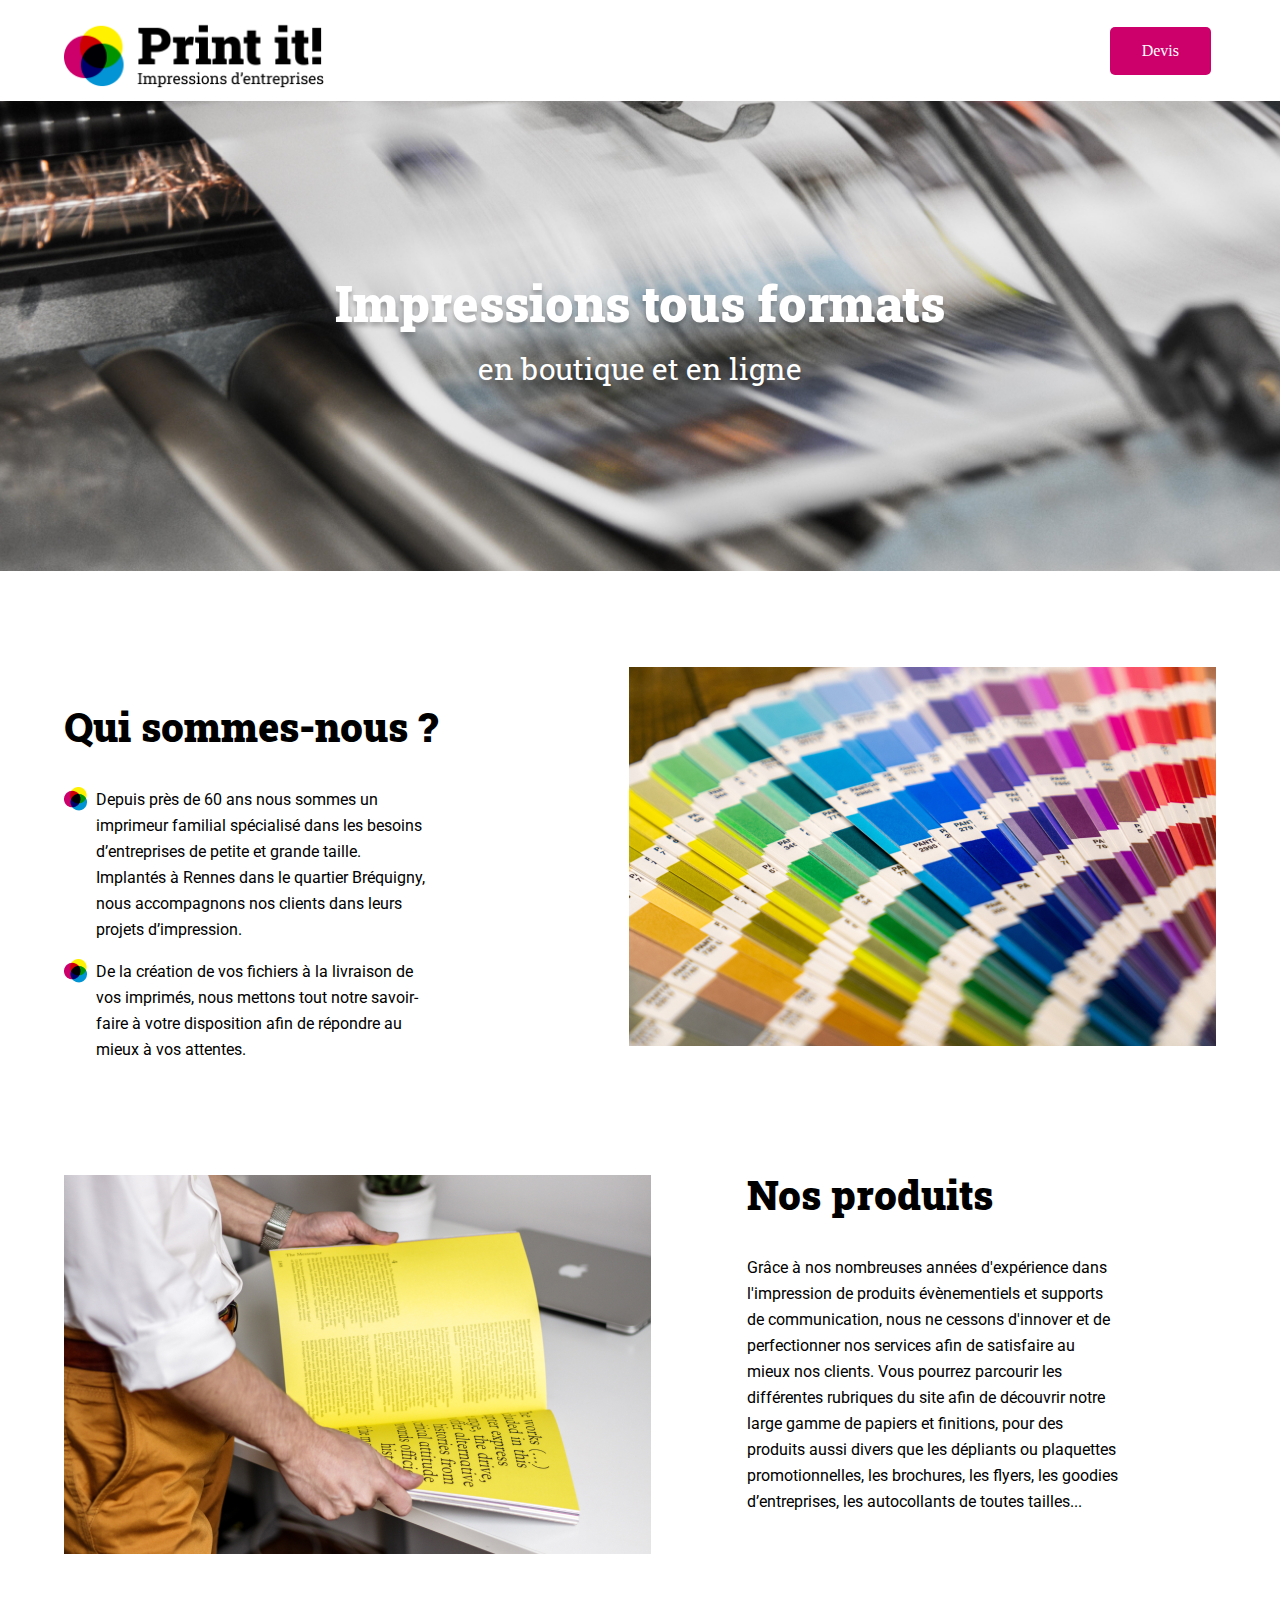
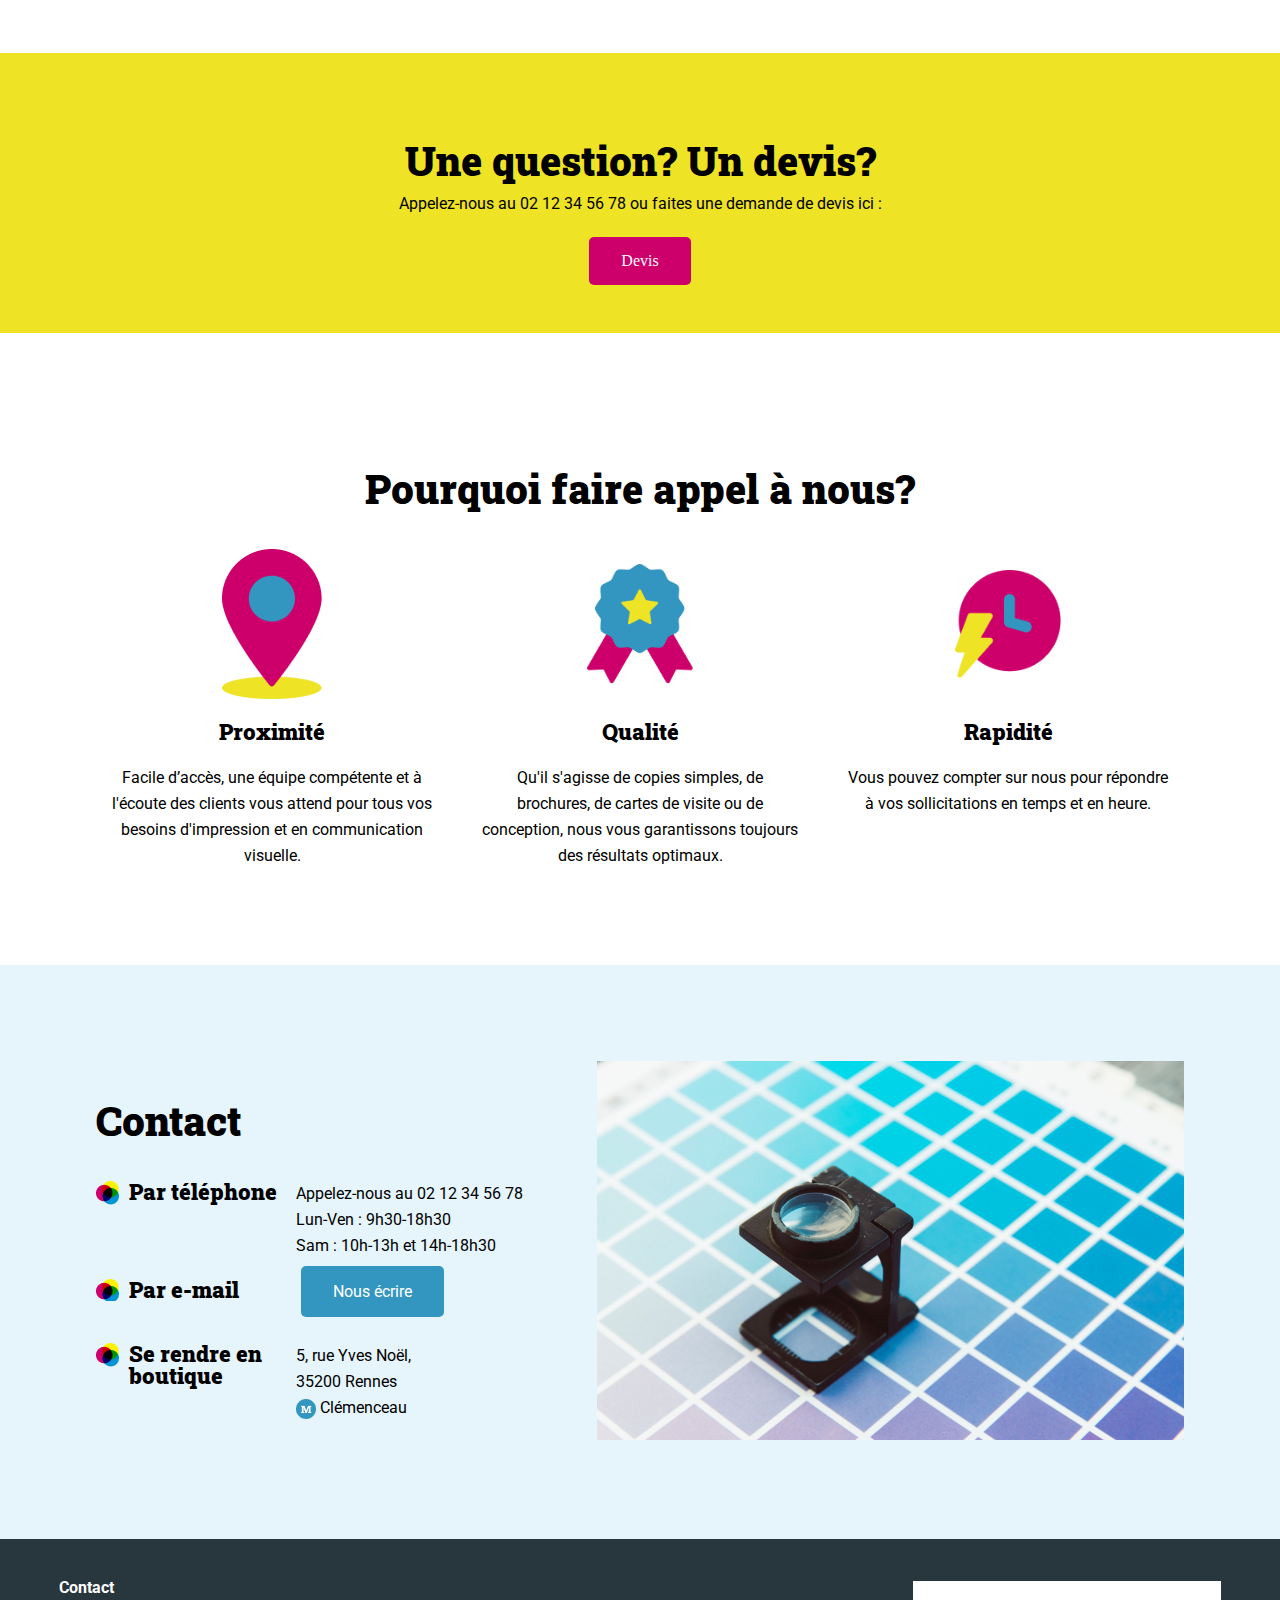
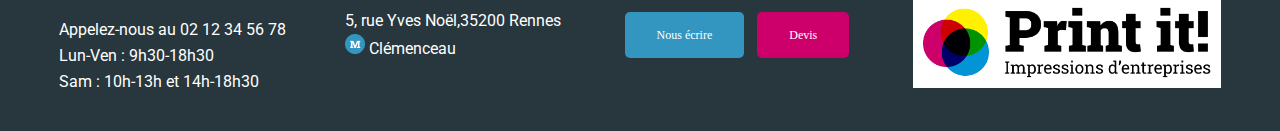
<file: index.html>
<!DOCTYPE html>
<html lang="fr">
<head>
	<meta charset="UTF-8">
	<meta name="viewport" content="width=device-width, initial-scale=1.0">
	<title>Print it ! - Impressions d'entreprise</title>
	<link rel="stylesheet" href="./assets/style.css">
	<link rel="preconnect" href="https://fonts.googleapis.com">
	<link rel="preconnect" href="https://fonts.gstatic.com" crossorigin>
	<link href="https://fonts.googleapis.com/css2?family=Roboto:wght@400;700&family=Roboto+Slab:wght@400;900&display=swap" rel="stylesheet">
</head>
<body>
<header class="container">
	<h1>
		<img class="logo" src="./assets/images/logo.png" alt="Print it ! Impressions d'entreprises" >
	</h1>
	<a class="btn devis" href="mailto:contact@print-it.tld">Devis</a>
</header>
<main>
	<div id="banner">
		<img class="banner-img" src="./assets/images/slideshow/slide1.jpg" alt="Banner Print-it">
		<p>Impressions tous formats <span>en boutique et en ligne</span></p>
		<div class="dots">
		</div>
	</div>
	<section id="about-us" class="container">
		<div>
			<h2>Qui sommes-nous ?</h2>
			<ul>
				<li>Depuis près de 60 ans nous sommes un imprimeur familial spécialisé dans les besoins d’entreprises de petite et grande taille. Implantés à Rennes dans le quartier Bréquigny, nous accompagnons nos clients dans leurs projets d’impression.</li>
				<li>De la création de vos fichiers à la livraison de vos imprimés, nous mettons tout notre savoir-faire à votre disposition afin de répondre au mieux à vos attentes.</li>
			</ul>
		</div>
		<aside>
			<img src="./assets/images/colors.jpg" alt="palette multicolore">
		</aside>
	</section>
	<section id="products" class="container">
		<div>
			<h2>Nos produits</h2>
			<p>Grâce à nos nombreuses années d'expérience dans l'impression de produits évènementiels et supports de communication, nous ne cessons d'innover et de perfectionner nos services afin de satisfaire au mieux nos clients. Vous pourrez parcourir les différentes rubriques du site afin de découvrir notre large gamme de papiers et finitions, pour des produits aussi divers que les dépliants ou plaquettes promotionnelles, les brochures, les flyers, les goodies d’entreprises, les autocollants de toutes tailles... </p>
		</div>
		<aside>
			<img src="./assets/images/yellow-book.jpg" alt="Imprimeur avec un livre jaune dans les mains">
		</aside>

	</section>
	<section id="question" class="bg-yellow">
		<h2>Une question? Un devis?</h2>
		<p>Appelez-nous au 02 12 34 56 78 ou faites une demande de devis ici :</p>
		<a href="mailto:contact@print-it.tld" class="btn devis">Devis</a>
	</section>
	<section id="why-us" class="container">
		<h2>Pourquoi faire appel à nous?</h2>
		<div>
			<article>
				<img src="./assets/images/proximity-icon.png" alt="Icone Proximité">
				<h3>Proximité</h3>
				<p>Facile d’accès, une équipe compétente et à l'écoute des clients vous attend pour tous vos besoins d'impression et en communication visuelle.</p>
			</article>
			<article>
				<img src="./assets/images/quality-icon.png" alt="Icone Qualité">
				<h3>Qualité</h3>
				<p>Qu'il s'agisse de copies simples, de brochures, de cartes de visite ou de conception, nous vous garantissons toujours des résultats optimaux.</p>
			</article>
			<article>
				<img src="./assets/images/speedy-icon.png" alt="Rapidité Qualité">
				<h3>Rapidité</h3>
				<p>Vous pouvez compter sur nous pour répondre à vos sollicitations en temps et en heure.</p>
			</article>
		</div>
	</section>
	<section id="contact" class="bg-lightblue">
		<div class="container">
			<div>
				<h2>Contact</h2>
				<div>
					<h3>Par téléphone</h3>
					<ul>
						<li>Appelez-nous au 02 12 34 56 78</li>
						<li>Lun-Ven : 9h30-18h30</li>
						<li>Sam : 10h-13h et 14h-18h30</li>
					</ul>
				</div>
				<div>
					<h3>Par e-mail</h3>
					<p>
						<a href="mailto:contact@print-it.tld" class="btn">Nous écrire</a>
					</p>
				</div>
				<div>
					<h3>Se rendre en boutique</h3>
					<p>5, rue Yves Noël,<br>
						35200 Rennes<br>
						<img class="inline-icon" src="./assets/images/metro.png" alt="metro"/> Clémenceau</p>
				</div>
			</div>
			<div>
				<img src="./assets/images/magnifying-glass.jpg" alt="Loupe avec palette bleue">
			</div>

		</div>
	</section>
</main>
<footer>
	<div>
		<p class="footer-contact">Contact</p>
		<ul>
			<li>Appelez-nous au 02 12 34 56 78</li>
			<li>Lun-Ven : 9h30-18h30</li>
			<li>Sam : 10h-13h et 14h-18h30</li>
		</ul>
	</div>
	<div>
		<p>5, rue Yves Noël,35200 Rennes<br>
			<img src="./assets/images/metro.png" alt="metro"/> Clémenceau</p>
	</div>
	<div>
		<a href="mailto:contact@print-it.tld" class="btn">Nous écrire</a>
		<a href="mailto:contact@print-it.tld?subject=Demande&nbsp;de&nbsp;devis" class="btn devis">Devis</a>
	</div>
	<div>
		<img class="footer-logo" src="./assets/images/logo.png" alt="Print it ! Impressions d'entreprises" >
	</div>
</footer>
<script src="./assets/script.js"></script>
</body>
</html>
</file>
<file: assets/style.css>
/* variables declaration */
:root {
	--primary-color: #3396C0;
	--secondary-color: #CD006B;
	--third-color: #EEE325;
}

/* Reset CSS */
* {
	-webkit-box-sizing: border-box;
	-moz-box-sizing: border-box;
	box-sizing: border-box;
}

html,
body,
div,
span,
applet,
object,
iframe,
h1,
h2,
h3,
h4,
h5,
h6,
p,
blockquote,
pre,
a,
abbr,
acronym,
address,
big,
cite,
code,
del,
dfn,
em,
img,
ins,
kbd,
q,
s,
samp,
small,
strike,
strong,
sub,
sup,
tt,
var,
b,
u,
i,
center,
dl,
dt,
dd,
ol,
ul,
li,
fieldset,
form,
label,
legend,
table,
caption,
tbody,
tfoot,
thead,
tr,
th,
td,
article,
aside,
canvas,
details,
embed,
figure,
figcaption,
footer,
header,
hgroup,
menu,
nav,
output,
ruby,
section,
summary,
time,
mark,
audio,
video {
	margin: 0;
	padding: 0;
	border: 0;
	font: inherit;
	font-size: 100%;
	vertical-align: baseline;
}

/* HTML5 display-role reset for older browsers */
article,
aside,
details,
figcaption,
figure,
footer,
header,
hgroup,
menu,
nav,
section {
	display: block;
}

body {
	line-height: 1;
}

ol,
ul {
	list-style: none;
}

blockquote,
q {
	quotes: none;
}

blockquote:before,
blockquote:after,
q:before,
q:after {
	content: none;
}

table {
	border-collapse: collapse;
	border-spacing: 0;
}

body {}

section {
	margin-block: 6em;
}

h2 {
	font-family: 'Roboto Slab', sans-serif;
	font-size: 40px;
	font-weight: 900;
	margin-block: 1em;
}

h3 {
	font-family: 'Roboto Slab', sans-serif;
	font-size: 22px;
	font-weight: 900;
	margin-block: 1em;
}

p,
li {
	font-family: Roboto, sans-serif;
	font-size: 16px;
	line-height: 26px;
}

.container {
	max-width: 1440px;
	margin-inline: auto;
	padding-inline: 5%;
}

header {
	display: flex;
	justify-content: space-between;
	align-items: center;
}

.logo {
	width: 260px;
	margin-block: 10px;
}

.btn {
	background-color: var(--primary-color);
	padding: 16px 32px;
	margin-inline: 5px;
	border-radius: 5px;
	color: white;
	text-decoration: none;
}

.devis {
	background-color: var(--secondary-color);
}

#banner {
	display: flex;
	flex-direction: row;
	align-items: center;
	justify-content: center;
	width: 100%;
	min-height: 470px;
	position: relative;
}

.banner-img {
	position: absolute;
	width: 100%;
	height: 100%;
	z-index: -1;
	object-fit: cover;
	object-position: center;
}

/* Code CSS en prévision de l'ajout d'un carousel pour la bannière */
/* Gestion des fleches du carrousel */
#banner .arrow {
	width: 100%;
	display: flex;
	position: absolute;
	flex-direction: row;
	justify-content: space-between;
	align-content: center;
	align-items: center;
}

#banner .arrow_left {
	display: block;
	left: 200px;
	position: absolute;
}

#banner .arrow_right {
	display: block;
	right: 200px;
	position: absolute;
}

/* Gestion des points du carrousel */
.liste_dots {
	display: flex !important;
	flex-direction: row !important;
}

.dots {
	position: absolute;
	bottom: 40px;
	display: flex;
}

.dot {
	margin-inline: 5px;
	width: 13px;
	height: 13px;
	background-color: #ffffff00;
	border: 3px solid #fff;
	border-radius: 100%;
	box-shadow: 0 4px 4px rgba(0, 0, 0, 0.25);
	;
}

.dot_selected {
	margin-inline: 5px;
	width: 13px;
	height: 13px;
	background-color: #ffff;
	border: 3px solid #fff;
	border-radius: 100%;
	box-shadow: 0 4px 4px rgba(0, 0, 0, 0.25);
}

/* Fin du code CSS pour le carousel */
#banner p {
	font-family: 'Roboto Slab', sans-serif;
	font-weight: 900;
	font-size: 50px;
	line-height: 66px;
	color: white;
	text-shadow: 0 4px 4px rgba(0, 0, 0, 0.25);
	text-align: center;
}

#banner span {
	display: block;
	font-weight: 400;
	font-size: 30px;
}

#about-us {
	display: flex;
}

#about-us article,
#about-us aside {
	flex: 1;
}

#about-us li {
	background: url("./images/tricolor-icon.png") no-repeat left top;
	font-size: 16px;
	line-height: 26px;
	padding-left: 2em;
	width: 65%;
	margin-bottom: 1em;

}

#products {
	display: flex;
	align-items: flex-start;
	flex-direction: row-reverse;
}

#products div,
#products aside {
	flex: 1;
}

#products div {
	padding: 0 6em;
}

#products h2 {
	margin-top: 0;
}

.bg-yellow {
	background-color: var(--third-color);
}

#question {
	display: flex;
	flex-direction: column;
	align-items: center;
	padding-block: 3em;
}

#question h2 {
	margin-bottom: 10px;
}

#question p {
	margin-bottom: 20px;
}

#why-us {
	display: flex;
	flex-direction: column;
	text-align: center;
}

#why-us>div {
	display: flex;
	justify-content: space-evenly;
}

#why-us article {
	max-width: 320px;
	display: flex;
	flex-direction: column;
}

#why-us img {
	width: 33%;
	height: 150px;
	text-align: center;
	margin-inline: auto;
	margin-block: 0;
	object-fit: contain;
}

.bg-lightblue {
	background-color: #E6F4FB;
}

#contact {
	margin-bottom: 0;
}

#contact article,
#contact div {
	flex: 1;
}


#contact .container {
	flex-direction: row;
	display: flex;
	padding: 6em;
}

#contact .container>div>div {
	display: flex;
	padding-bottom: 20px;
}

#contact h3 {
	margin-top: 0;
	background: url("./images/tricolor-icon.png") no-repeat left top;
	padding-left: 1.5em;
	width: 200px;
}

.inline-icon {
	vertical-align: middle;
}

footer {
	background-color: #28363D;
	color: white;
	display: flex;
	padding-block: 3em;
	justify-content: space-evenly;
	font-size: 12px;
	align-items: center;
}

footer div {

	position: relative;
}

.footer-logo {
	background-color: white;
	max-width: 308px;
	padding: 10px;
}

.footer-contact {
	margin-bottom: 1em;
	font-weight: 700;
	font-size: 16px;

}

@media all and (max-width: 1250px) {
	#contact>article {
		flex: 2;
	}
}
</file>
